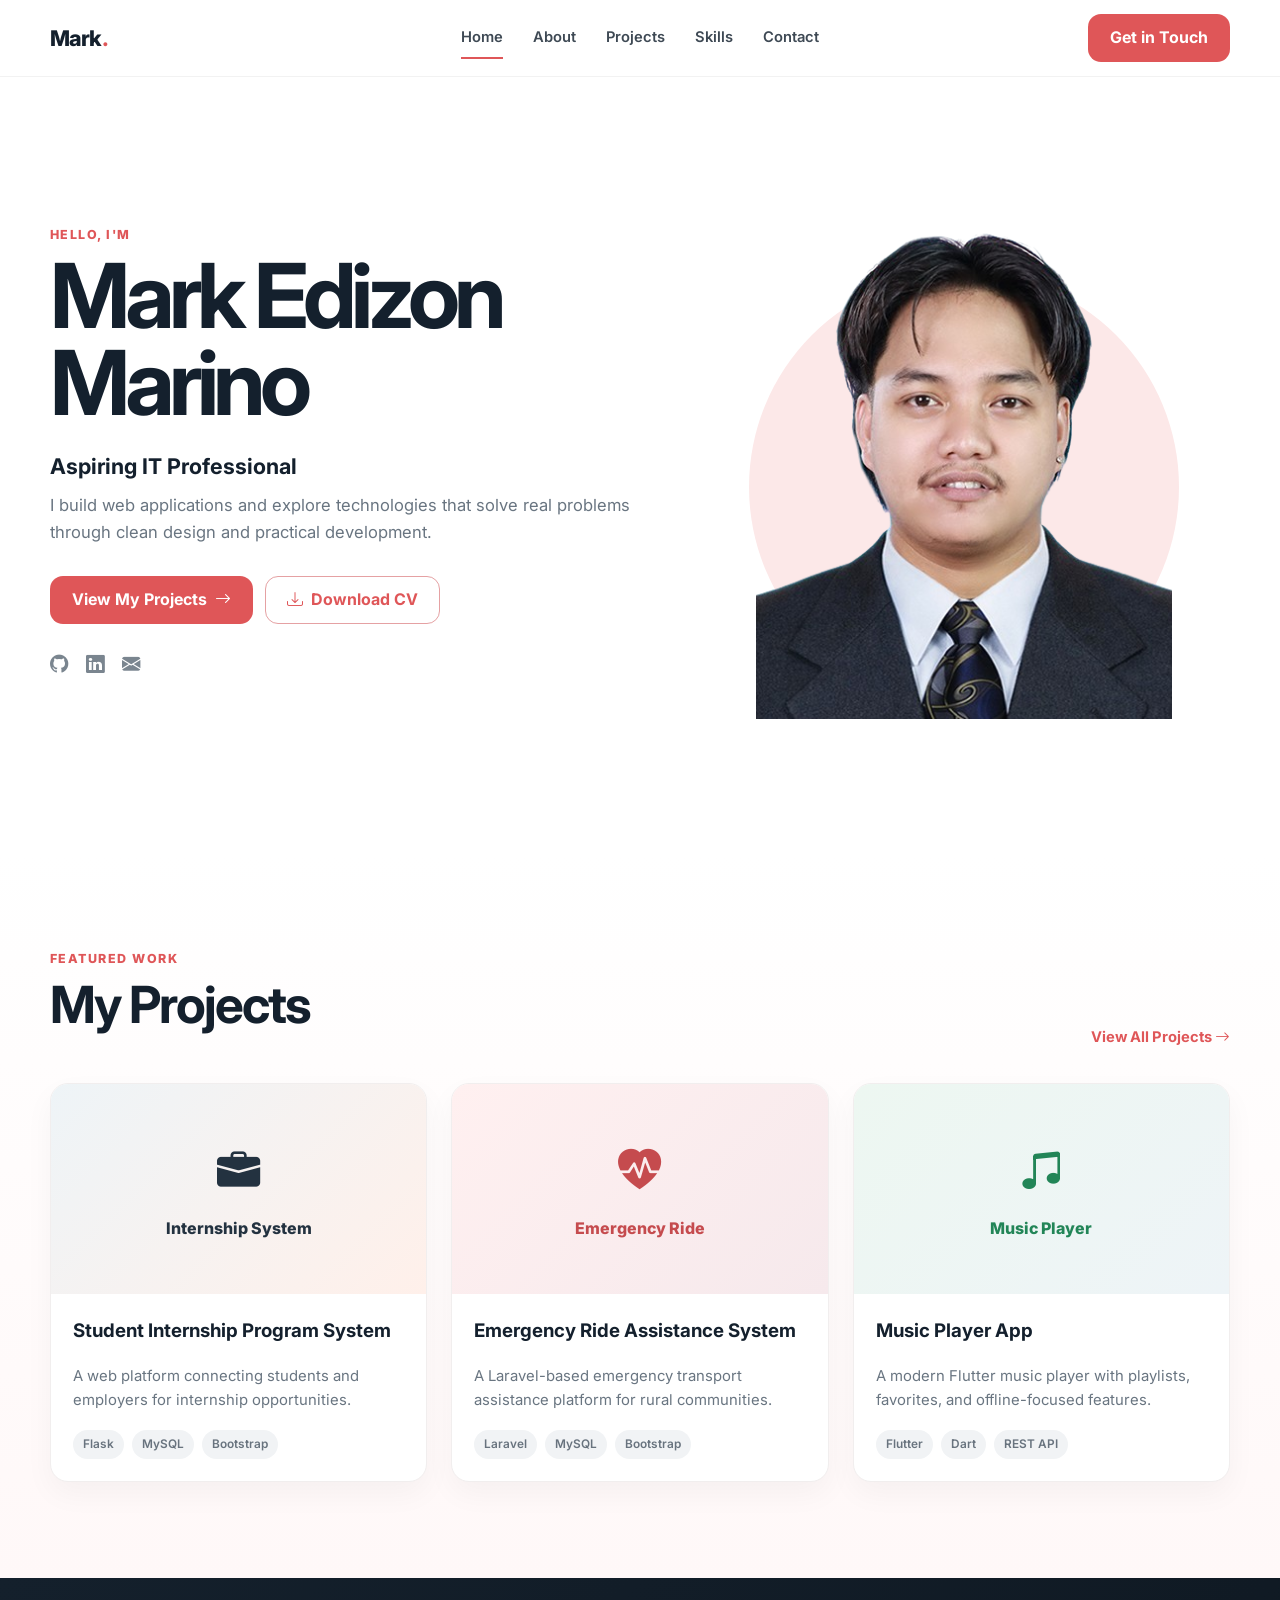
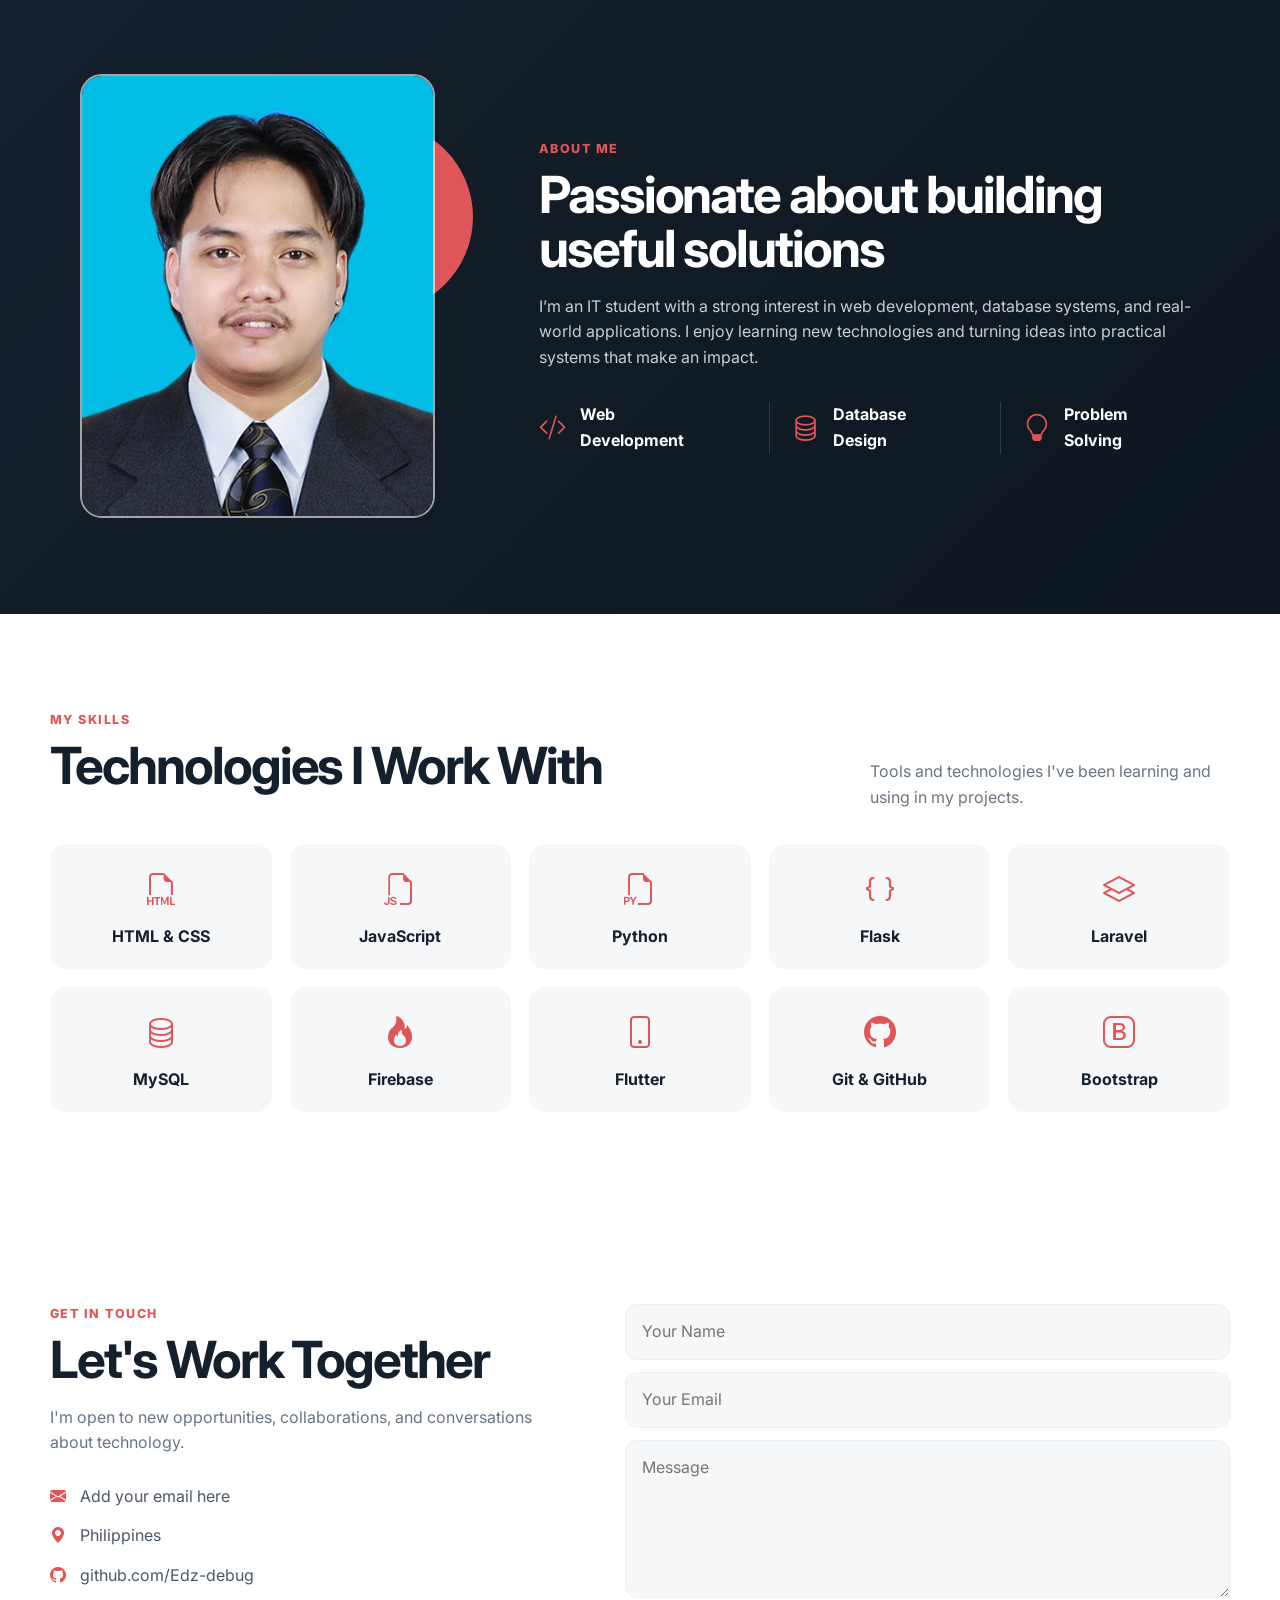
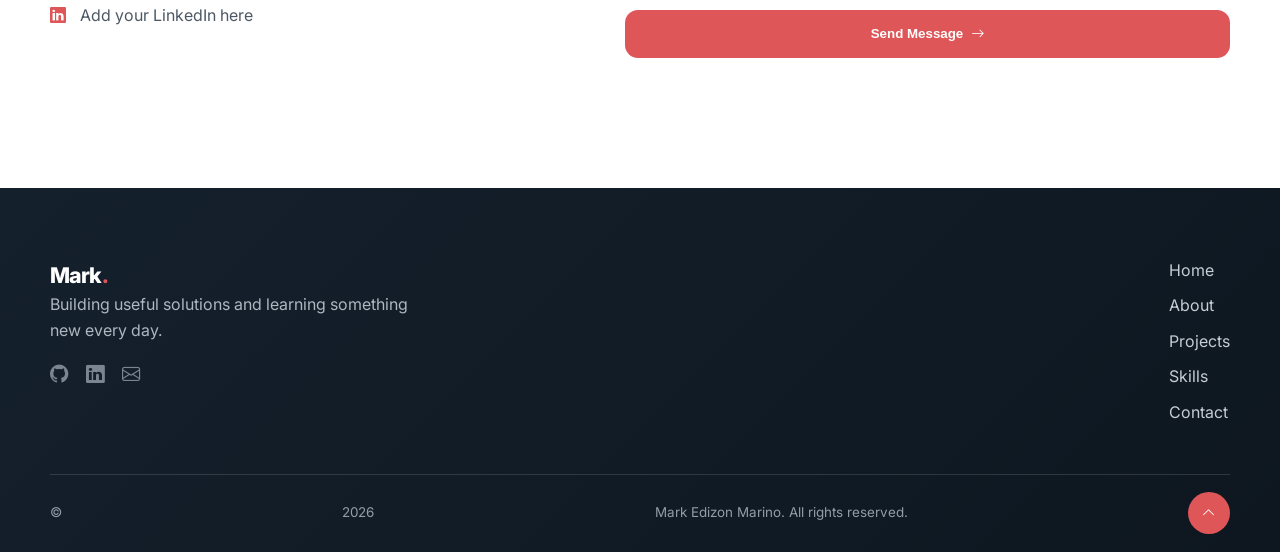
<file: index.html>
<!DOCTYPE html>
<html lang="en">
<head>
  <meta charset="UTF-8">
  <meta name="viewport" content="width=device-width, initial-scale=1.0">
  <meta name="description" content="Portfolio of Mark Edizon Marino, aspiring IT professional.">
  <title>Mark Edizon Marino | Portfolio</title>
  <link rel="preconnect" href="https://fonts.googleapis.com">
  <link rel="preconnect" href="https://fonts.gstatic.com" crossorigin>
  <link href="https://fonts.googleapis.com/css2?family=Inter:wght@400;500;600;700;800&display=swap" rel="stylesheet">
  <link href="https://cdn.jsdelivr.net/npm/bootstrap-icons@1.11.3/font/bootstrap-icons.css" rel="stylesheet">
  <link rel="stylesheet" href="css/style.css">
</head>
<body>
<header class="header" id="home">
  <div class="container nav">
    <a class="brand" href="#home">Mark<span>.</span></a>
    <button class="menu" id="menuBtn" aria-label="Open menu"><i class="bi bi-list"></i></button>
    <nav id="navLinks">
      <a class="active" href="#home">Home</a>
      <a href="#about">About</a>
      <a href="#projects">Projects</a>
      <a href="#skills">Skills</a>
      <a href="#contact">Contact</a>
    </nav>
    <a class="btn desktop" href="#contact">Get in Touch</a>
  </div>
</header>

<main>
<section class="hero section">
  <div class="container hero-grid">
    <div class="reveal">
      <p class="eyebrow">HELLO, I'M</p>
      <h1>Mark Edizon<br>Marino</h1>
      <h3 class="role">Aspiring IT Professional</h3>
      <p class="lead">I build web applications and explore technologies that solve real problems through clean design and practical development.</p>
      <div class="actions">
        <a class="btn" href="#projects">View My Projects <i class="bi bi-arrow-right"></i></a>
        <a class="btn outline" href="#" onclick="alert('Add your CV PDF first.');return false;"><i class="bi bi-download"></i> Download CV</a>
      </div>
      <div class="socials">
        <a href="https://github.com/Edz-debug" target="_blank" aria-label="GitHub"><i class="bi bi-github"></i></a>
        <a href="#" aria-label="LinkedIn"><i class="bi bi-linkedin"></i></a>
        <a href="#contact" aria-label="Email"><i class="bi bi-envelope-fill"></i></a>
      </div>
    </div>

    <div class="hero-art reveal">
      <div class="circle"></div>
      <img src="edizon-removebg-preview.png" alt="Mark Edizon Marino">
    </div>
  </div>
</section>

<section class="section projects" id="projects">
  <div class="container">
    <div class="section-head reveal">
      <div><p class="eyebrow">FEATURED WORK</p><h2>My Projects</h2></div>
      <a class="text-link" href="#projects">View All Projects <i class="bi bi-arrow-right"></i></a>
    </div>

    <div class="cards">
      <article class="project-card reveal">
        <div class="preview internship"><i class="bi bi-briefcase-fill"></i><span>Internship System</span></div>
        <div class="card-body">
          <h3>Student Internship Program System</h3>
          <p>A web platform connecting students and employers for internship opportunities.</p>
          <div class="tags"><span>Flask</span><span>MySQL</span><span>Bootstrap</span></div>
        </div>
      </article>

      <article class="project-card reveal">
        <div class="preview emergency"><i class="bi bi-heart-pulse-fill"></i><span>Emergency Ride</span></div>
        <div class="card-body">
          <h3>Emergency Ride Assistance System</h3>
          <p>A Laravel-based emergency transport assistance platform for rural communities.</p>
          <div class="tags"><span>Laravel</span><span>MySQL</span><span>Bootstrap</span></div>
        </div>
      </article>

      <article class="project-card reveal">
        <div class="preview music"><i class="bi bi-music-note-beamed"></i><span>Music Player</span></div>
        <div class="card-body">
          <h3>Music Player App</h3>
          <p>A modern Flutter music player with playlists, favorites, and offline-focused features.</p>
          <div class="tags"><span>Flutter</span><span>Dart</span><span>REST API</span></div>
        </div>
      </article>
    </div>
  </div>
</section>

<section class="section about" id="about">
  <div class="container about-grid">
    <div class="about-image reveal"><span></span><img src="edizon.JPG" alt="Mark Edizon Marino"></div>
    <div class="reveal">
      <p class="eyebrow">ABOUT ME</p>
      <h2>Passionate about building useful solutions</h2>
      <p class="muted-light">I’m an IT student with a strong interest in web development, database systems, and real-world applications. I enjoy learning new technologies and turning ideas into practical systems that make an impact.</p>
      <div class="points">
        <div><i class="bi bi-code-slash"></i><b>Web<br>Development</b></div>
        <div><i class="bi bi-database"></i><b>Database<br>Design</b></div>
        <div><i class="bi bi-lightbulb"></i><b>Problem<br>Solving</b></div>
      </div>
    </div>
  </div>
</section>

<section class="section skills" id="skills">
  <div class="container">
    <div class="section-head reveal">
      <div><p class="eyebrow">MY SKILLS</p><h2>Technologies I Work With</h2></div>
      <p class="note">Tools and technologies I've been learning and using in my projects.</p>
    </div>
    <div class="skill-grid">
      <div class="skill reveal"><i class="bi bi-filetype-html"></i><span>HTML & CSS</span></div>
      <div class="skill reveal"><i class="bi bi-filetype-js"></i><span>JavaScript</span></div>
      <div class="skill reveal"><i class="bi bi-filetype-py"></i><span>Python</span></div>
      <div class="skill reveal"><i class="bi bi-braces"></i><span>Flask</span></div>
      <div class="skill reveal"><i class="bi bi-layers"></i><span>Laravel</span></div>
      <div class="skill reveal"><i class="bi bi-database"></i><span>MySQL</span></div>
      <div class="skill reveal"><i class="bi bi-fire"></i><span>Firebase</span></div>
      <div class="skill reveal"><i class="bi bi-phone"></i><span>Flutter</span></div>
      <div class="skill reveal"><i class="bi bi-github"></i><span>Git & GitHub</span></div>
      <div class="skill reveal"><i class="bi bi-bootstrap"></i><span>Bootstrap</span></div>
    </div>
  </div>
</section>

<section class="section contact" id="contact">
  <div class="container contact-grid">
    <div class="reveal">
      <p class="eyebrow">GET IN TOUCH</p>
      <h2>Let's Work Together</h2>
      <p class="muted">I'm open to new opportunities, collaborations, and conversations about technology.</p>
      <div class="contact-list">
        <span><i class="bi bi-envelope-fill"></i> Add your email here</span>
        <span><i class="bi bi-geo-alt-fill"></i> Philippines</span>
        <a href="https://github.com/Edz-debug" target="_blank"><i class="bi bi-github"></i> github.com/Edz-debug</a>
        <span><i class="bi bi-linkedin"></i> Add your LinkedIn here</span>
      </div>
    </div>
    <form class="form reveal" id="contactForm">
      <input type="text" placeholder="Your Name" required>
      <input type="email" placeholder="Your Email" required>
      <textarea rows="5" placeholder="Message" required></textarea>
      <button class="btn" type="submit">Send Message <i class="bi bi-arrow-right"></i></button>
      <small id="formStatus"></small>
    </form>
  </div>
</section>
</main>

<footer>
  <div class="container footer-grid">
    <div>
      <a class="brand light" href="#home">Mark<span>.</span></a>
      <p>Building useful solutions and learning something new every day.</p>
      <div class="socials"><a href="https://github.com/Edz-debug" target="_blank"><i class="bi bi-github"></i></a><a href="#"><i class="bi bi-linkedin"></i></a><a href="#contact"><i class="bi bi-envelope"></i></a></div>
    </div>
    <div class="footer-links"><a href="#home">Home</a><a href="#about">About</a><a href="#projects">Projects</a><a href="#skills">Skills</a><a href="#contact">Contact</a></div>
  </div>
  <div class="container copyright">© <span id="year"></span> Mark Edizon Marino. All rights reserved.<a href="#home" class="top"><i class="bi bi-chevron-up"></i></a></div>
</footer>
<script src="js/script.js"></script>
</body>
</html>
</file>
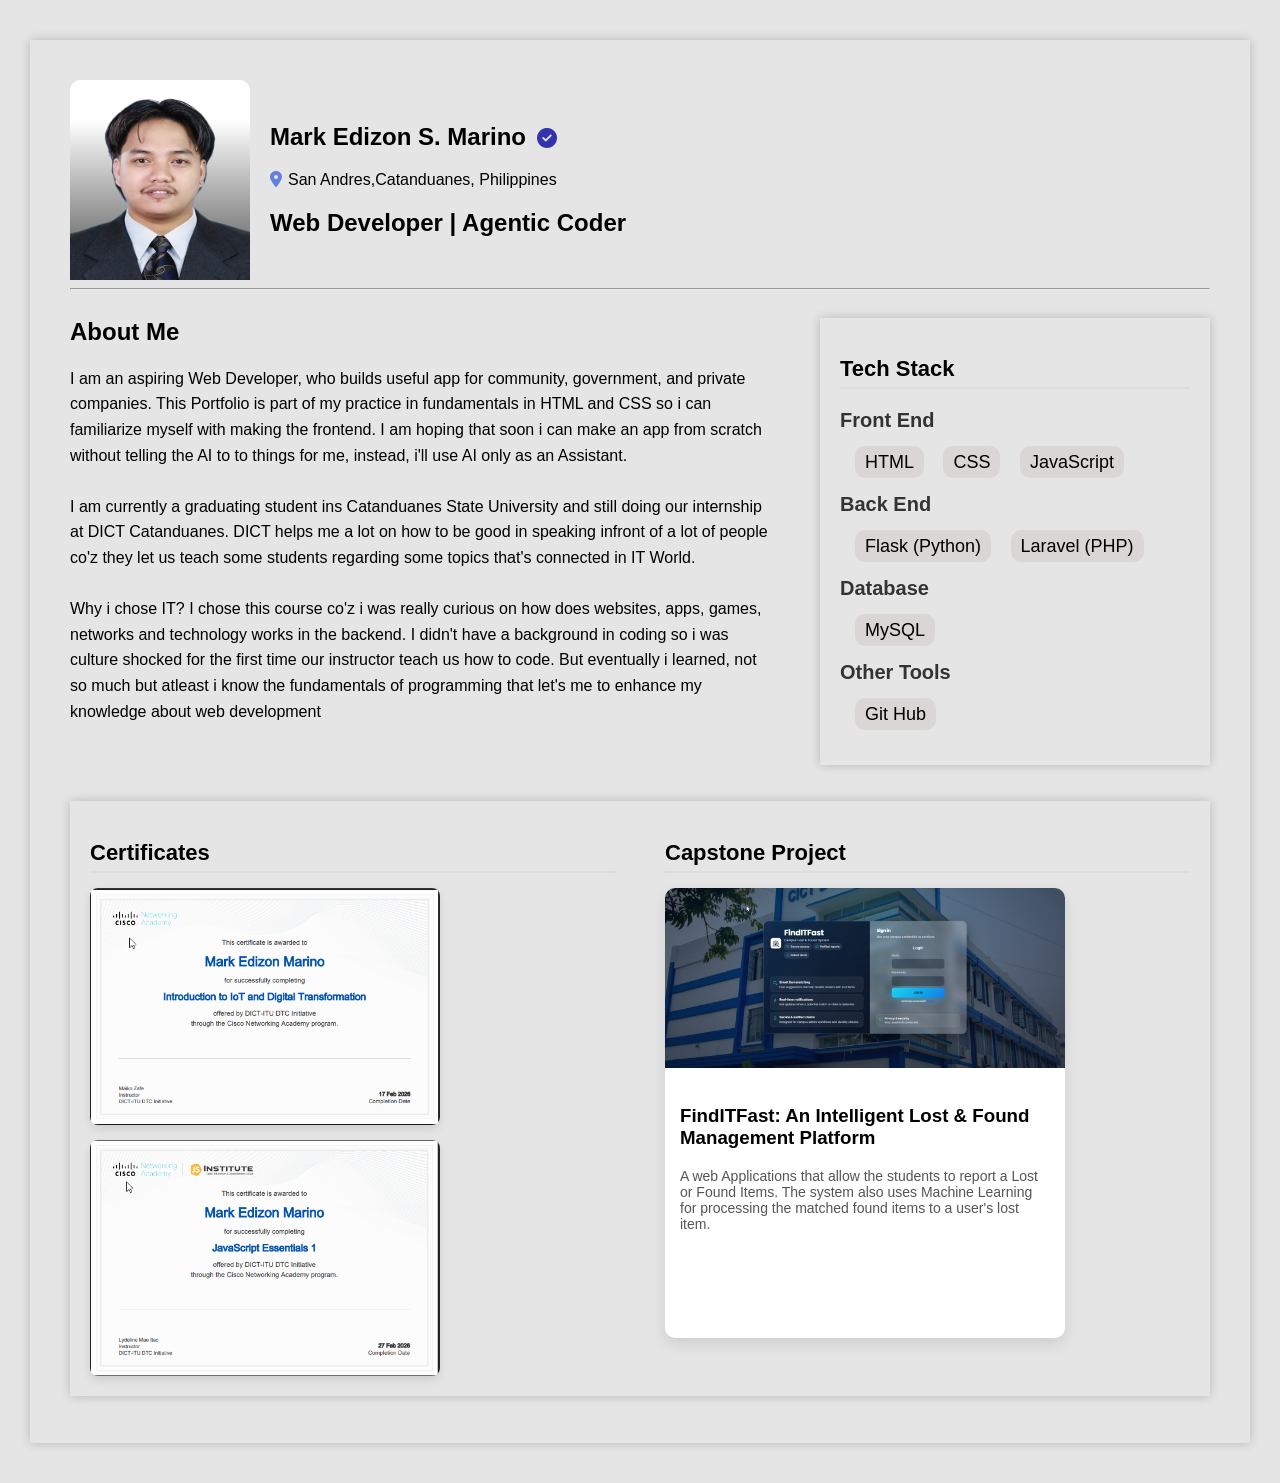
<file: portfolio.html>
<!DOCTYPE html>
<html lang="en">
<head>
    <meta charset="UTF-8">
    <meta name="viewport" content="width=device-width, initial-scale=1.0">
    <title>Document</title>
    <link rel="stylesheet" href="portfolio.css">
    <link rel="stylesheet" href="https://cdnjs.cloudflare.com/ajax/libs/font-awesome/6.5.0/css/all.min.css">
</head>
<body>
    <div class="paper">
        <div class="profile">
            <div class="img-back">
                <img src="edizon-removebg-preview.png" alt="Profile">
            </div>
          

            <div class="description">
                <h2><strong>Mark Edizon S. Marino<i class="fa-solid fa-circle-check"></i></strong></h2>
                <p>
                    <i class="fa-solid fa-location-dot"></i>San Andres,Catanduanes, Philippines
                </p>
                <h2>Web Developer | Agentic Coder</h2>
                
            </div>

            
            
        </div>
        <hr>


        <div class="about-section">
            <div class="about-text">
                <h2>About Me</h2>
                <p>
                    I am an aspiring Web Developer, who builds useful app for community, government, and private companies. This Portfolio is part of my practice in fundamentals in HTML and CSS so i can familiarize myself with making the frontend. I am hoping that soon i can make an app from scratch without telling the AI to to things for me, instead, i'll use AI only as an Assistant. <br><br>
                    I am currently a graduating student ins Catanduanes State University and still doing our internship at DICT Catanduanes. DICT helps me a lot on how to be good in speaking infront of a lot of people co'z they let us teach some students regarding some topics that's connected in IT World. <br><br>
                    Why i chose IT? I chose this course co'z i was really curious on how does websites, apps, games, networks and technology works in the backend. I didn't have a background in coding so i was culture shocked for the first time our instructor teach us how to code. But eventually i learned, not so much but atleast i know the fundamentals of programming that let's me to enhance my knowledge about web development
                </p>
            </div>
            <div class="tech-stack">
                <h2>Tech Stack</h2>

                <div class="tech-category">
                    <h3>Front End</h3>
                    <ul>
                        <li>HTML</li>
                        <li>CSS</li>
                        <li>JavaScript</li>
                    </ul>
                </div>

                <div class="tech-category">
                    <h3>Back End</h3>
                    <ul>
                        <li>Flask (Python)</li>
                        <li>Laravel (PHP)</li>
                    </ul>
                </div>

                <div class="tech-category">
                    <h3>Database</h3>
                    <ul>
                        <li>MySQL</li>
                    </ul>
                </div>

                <div class="tech-category">
                    <h3>Other Tools</h3>
                    <ul>
                        <li>Git Hub</li>
                    </ul>
                </div>


            </div>
        </div>
        <br><br>
        
        <div class="certs_project">

            <div class="certificates">
                <h2>Certificates</h2>
                <div class="cert-list">
                    <img src="chrome_90VdlClOB3.png" alt="">
                    <img src="js.png" alt="">
                </div>
            </div>

            <div class="projects">
                <h2>Capstone Project</h2>
                <div class="project-card">
                
                    <img src="brave_VqEls4qsWq.png" alt="">
    
                    <div class="project-info">
                        <h3><strong>FindITFast:</strong> An Intelligent Lost & Found Management Platform</h3>
                        <p>
                            A web Applications that allow the students to report a Lost or Found Items. The system also uses Machine Learning for processing the matched found items to a user's lost item.
                        </p>
                    </div>
                </div>
            </div>

        </div>
 


    </div>
</body>
</html>
</file>
<file: css/style.css>
:root{--text:#14202d;--muted:#697581;--red:#df5658;--red2:#c8474a;--soft:#fff1f1;--surface:#f6f7f9;--dark:#14202c;--dark2:#0e1720;--line:#e9ebee;--shadow:0 18px 45px rgba(20,32,45,.09);--radius:20px;--max:1180px}*{box-sizing:border-box}html{scroll-behavior:smooth}body{margin:0;font-family:Inter,sans-serif;color:var(--text);line-height:1.6;background:#fff}a{text-decoration:none;color:inherit}img{max-width:100%;display:block}.container{width:min(calc(100% - 40px),var(--max));margin:auto}.section{padding:96px 0}.eyebrow{margin:0 0 8px;color:var(--red);font-size:.78rem;font-weight:800;letter-spacing:.12em}.muted{color:var(--muted)}h1,h2,h3,p{margin-top:0}h1{font-size:clamp(3.3rem,7vw,5.8rem);line-height:.97;letter-spacing:-.06em;margin-bottom:22px}h2{font-size:clamp(2rem,4vw,3.2rem);line-height:1.06;letter-spacing:-.04em;margin-bottom:18px}.btn{display:inline-flex;align-items:center;justify-content:center;gap:8px;min-height:48px;padding:0 21px;border:1px solid transparent;border-radius:13px;background:var(--red);color:#fff;font-weight:700;cursor:pointer;transition:.2s}.btn:hover{background:var(--red2);transform:translateY(-2px)}.outline{background:#fff;color:var(--red);border-color:#e5a1a3}.outline:hover{background:var(--soft);color:var(--red)}.header{position:sticky;top:0;z-index:50;background:rgba(255,255,255,.9);backdrop-filter:blur(14px);border-bottom:1px solid rgba(0,0,0,.05)}.nav{min-height:76px;display:grid;grid-template-columns:1fr auto 1fr;align-items:center;gap:30px}.brand{font-size:1.35rem;font-weight:800;letter-spacing:-.04em}.brand span{color:var(--red)}nav{display:flex;gap:30px}nav a{font-size:.92rem;font-weight:600;color:#3e4954;position:relative}nav a:after{content:"";position:absolute;left:0;right:100%;bottom:-9px;height:2px;background:var(--red);transition:.2s}nav a:hover:after,nav a.active:after{right:0}.desktop{justify-self:end}.menu{display:none;background:none;border:0;font-size:1.6rem}.hero{padding-top:70px;overflow:hidden}.hero-grid{display:grid;grid-template-columns:1.05fr .95fr;gap:60px;align-items:center;min-height:610px}.role{font-size:1.35rem;margin-bottom:9px}.lead{max-width:610px;color:var(--muted);font-size:1.04rem}.actions{display:flex;gap:12px;flex-wrap:wrap;margin:30px 0 26px}.socials{display:flex;gap:18px}.socials a{color:#7a858f;font-size:1.15rem}.socials a:hover{color:var(--red)}.hero-art{position:relative;min-height:540px;display:grid;place-items:center}.hero-art .circle{position:absolute;width:430px;height:430px;border-radius:50%;background:#fce8e8;bottom:20px}.hero-art img{position:relative;z-index:2;max-height:535px;object-fit:contain}.projects{background:linear-gradient(#fff,#fff8f8)}.section-head{display:flex;align-items:end;justify-content:space-between;gap:28px;margin-bottom:34px}.text-link{color:var(--red);font-weight:700;font-size:.92rem}.cards{display:grid;grid-template-columns:repeat(3,1fr);gap:24px}.project-card{background:#fff;border:1px solid #f1eeee;border-radius:18px;overflow:hidden;box-shadow:0 12px 30px rgba(0,0,0,.04);transition:.25s}.project-card:hover{transform:translateY(-7px);box-shadow:var(--shadow)}.preview{height:210px;display:flex;flex-direction:column;align-items:center;justify-content:center;gap:10px;background:#eef2f6;color:#233240;font-weight:800}.preview i{font-size:2.7rem}.internship{background:linear-gradient(135deg,#eef4f7,#fff0ea)}.emergency{background:linear-gradient(135deg,#fff0f0,#f6e9ec);color:#c54b4e}.music{background:linear-gradient(135deg,#edf7f1,#eef4f7);color:#228557}.card-body{padding:22px}.card-body p{color:var(--muted);font-size:.93rem}.tags{display:flex;flex-wrap:wrap;gap:8px;margin-top:18px}.tags span{padding:5px 10px;border-radius:999px;background:#f1f3f5;color:#68737e;font-size:.74rem;font-weight:600}.about{background:linear-gradient(135deg,var(--dark),var(--dark2));color:#fff}.about-grid{display:grid;grid-template-columns:.75fr 1.25fr;gap:74px;align-items:center}.about-image{position:relative;max-width:355px;margin:auto}.about-image span{position:absolute;width:190px;height:190px;border-radius:50%;background:var(--red);top:48px;right:-38px}.about-image img{position:relative;z-index:2;width:100%;aspect-ratio:4/5;object-fit:cover;border-radius:22px;border:2px solid rgba(255,255,255,.6)}.muted-light{color:#c6ced6}.points{display:grid;grid-template-columns:repeat(3,1fr);margin-top:32px}.points>div{display:flex;align-items:center;gap:14px;padding:0 22px;border-left:1px solid rgba(255,255,255,.13)}.points>div:first-child{border-left:0;padding-left:0}.points i{font-size:1.7rem;color:var(--red)}.note{max-width:360px;color:var(--muted);margin:0}.skill-grid{display:grid;grid-template-columns:repeat(5,1fr);gap:18px}.skill{min-height:125px;border-radius:16px;background:var(--surface);display:flex;flex-direction:column;align-items:center;justify-content:center;gap:9px;font-weight:700;transition:.2s}.skill i{font-size:2rem;color:var(--red)}.skill:hover{background:#fff;box-shadow:var(--shadow);transform:translateY(-5px)}.contact-grid{display:grid;grid-template-columns:.9fr 1.1fr;gap:80px}.contact-list{display:grid;gap:14px;margin-top:28px;color:#4c5864}.contact-list i{color:var(--red);margin-right:10px}.form{display:grid;gap:12px}.form input,.form textarea{border:1px solid #edf0f2;background:var(--surface);border-radius:12px;padding:14px 16px;font:inherit;outline:none}.form input:focus,.form textarea:focus{background:#fff;border-color:#e5a1a3;box-shadow:0 0 0 4px rgba(223,86,88,.08)}#formStatus{color:var(--muted);min-height:22px}footer{background:linear-gradient(135deg,var(--dark),var(--dark2));color:#fff;padding-top:70px}.footer-grid{display:grid;grid-template-columns:1fr auto;gap:40px;padding-bottom:48px}.light{color:#fff}.footer-grid p{max-width:380px;color:#aeb7c0}.footer-links{display:grid;gap:10px;color:#c6cdd4}.copyright{min-height:78px;border-top:1px solid rgba(255,255,255,.13);display:flex;align-items:center;justify-content:space-between;color:#929da7;font-size:.84rem}.top{width:42px;height:42px;display:grid;place-items:center;background:var(--red);border-radius:50%;color:#fff}.reveal{opacity:0;transform:translateY(22px);transition:.65s}.reveal.show{opacity:1;transform:none}@media(max-width:980px){.nav{grid-template-columns:1fr auto}.desktop{display:none}.menu{display:block}nav{display:none;position:absolute;top:76px;left:20px;right:20px;padding:18px;background:#fff;border:1px solid var(--line);border-radius:16px;box-shadow:var(--shadow);flex-direction:column}nav.open{display:flex}.hero-grid,.about-grid,.contact-grid{grid-template-columns:1fr}.hero-art{min-height:430px}.cards{grid-template-columns:1fr 1fr}.skill-grid{grid-template-columns:repeat(3,1fr)}}@media(max-width:650px){.container{width:min(calc(100% - 28px),var(--max))}.section{padding:72px 0}h1{font-size:3.3rem}.section-head{align-items:flex-start;flex-direction:column}.cards,.skill-grid{grid-template-columns:1fr}.points{grid-template-columns:1fr;gap:18px}.points>div{padding:0;border:0}.contact-grid{gap:46px}.footer-grid{grid-template-columns:1fr}.hero-art .circle{width:330px;height:330px}}
</file>
<file: portfolio.css>
body{
    background: #e5e5e5;
    font-family: Arial, Helvetica, sans-serif;
}
.paper{
    width: 1140px;
    min-height: 1323px;
    background: #e5e5e5;
    margin: 40px auto;
    padding: 40px;
    box-shadow: 0 0 10px rgba(0, 0, 0, 0.2);
}

.profile{
    display: flex;
    align-items: center;
    gap: 20px;
}
.img-back{
background: linear-gradient(to bottom, white 20%, #4d4c4c);
display: inline-block;
border-radius: 10px;
}
.img-back img{
    display: block;
}
.profile img{
    width: 180px;
    height: 200px;
}
.description{
    border: 0 solid;
    width: 400px;
}
.description h1{
    margin-top: 0;
}
.fa-location-dot{
    color: #0d3cda9a;
    margin-right: 6px;
}
.fa-circle-check{
    color: rgb(51, 51, 173);
    border-radius: 50%;
    padding: 2px 6px;
    font-size: 20px;
    margin-left: 5px;
}
.about-section{
    display: flex;
    gap: 50px;
}
.about-text{
    flex: 2;/* takes 2/3 of the width*/
}
.about-text p{
    line-height: 1.6;
}
.tech-stack{
    margin-top: 20px;
    flex: 1; /* takes 1/3 of the width*/
    border: 0 solid;
    padding: 20px;
    box-shadow: 0 0 10px rgba(0, 0, 0, 0.2);

}
.tech-stack h2{
    margin-bottom: 20px;
    font-size: 22px;
    border-bottom: 2px solid #ddd;
    padding-bottom: 5px;
}
.tech-category{
    margin-bottom: 20px;
}
.tech-category h3{
    margin-top: 8px;
    font-size: 20px;
    color: #333;
}
.tech-category ul{
    list-style: none;
    padding-left: 0;
}
.tech-category li{
    background: #c7bebe60;
    margin-bottom: 5px;
    padding: 6px 10px;
    border-radius: 5px;
    font-size: 18px;
    display: inline;
    margin-left: 15px;
    border-radius: 10px;
}
/* for smaller scrren*/
@media screen and (max-width: 768px){
    .about-section{
        flex-direction: column;
    }

    .about-text, .tech-stack{
        flex: unset;
    }
}
.certs_project{
    display: flex;
    gap: 50px;
    border: 0 solid;
    padding: 20px;
    box-shadow: 0 0 10px rgba(0, 0, 0, 0.2);

}
.certificates{
    flex: 1;
}
.certificates h2{
    margin-bottom: 15px;
    font-size: 22px;
    border-bottom: 2px solid #ddd;
    padding-bottom: 5px;
}
.cert-list{
    display: inline-flex;
    flex-direction: column;
    gap: 15px;
}
.cert-list img{
    width: 350px;
    border-radius: 8px;
    box-shadow: 0 4px 10px rgba(0,0,0,0.1);
}
.projects{
    flex: 1;
}
.project-card{
    background: white;
    border-radius: 10px;
    overflow: hidden;
    box-shadow: 0 6px 15px rgba(0,0,0,0.1);
    max-width: 400px;
    height: 450px;


}

.project-card img{
    width: 100%;
    height: 180px;
    object-fit: cover;
}

.project-info{
    padding: 15px;
}

.projects h2{
    margin-bottom: 15px;
    font-size: 22px;
    border-bottom: 2px solid #ddd;
    padding-bottom: 5px;
}

.project-info p{
    font-size: 14px;
    color: #555;
}

.project-btn{
    display: inline-block;
    margin-top: 10px;
    padding: 8px 12px;
    background: #333;
    color: white;
    text-decoration: none;
    border-radius: 5px;
}
</file>
